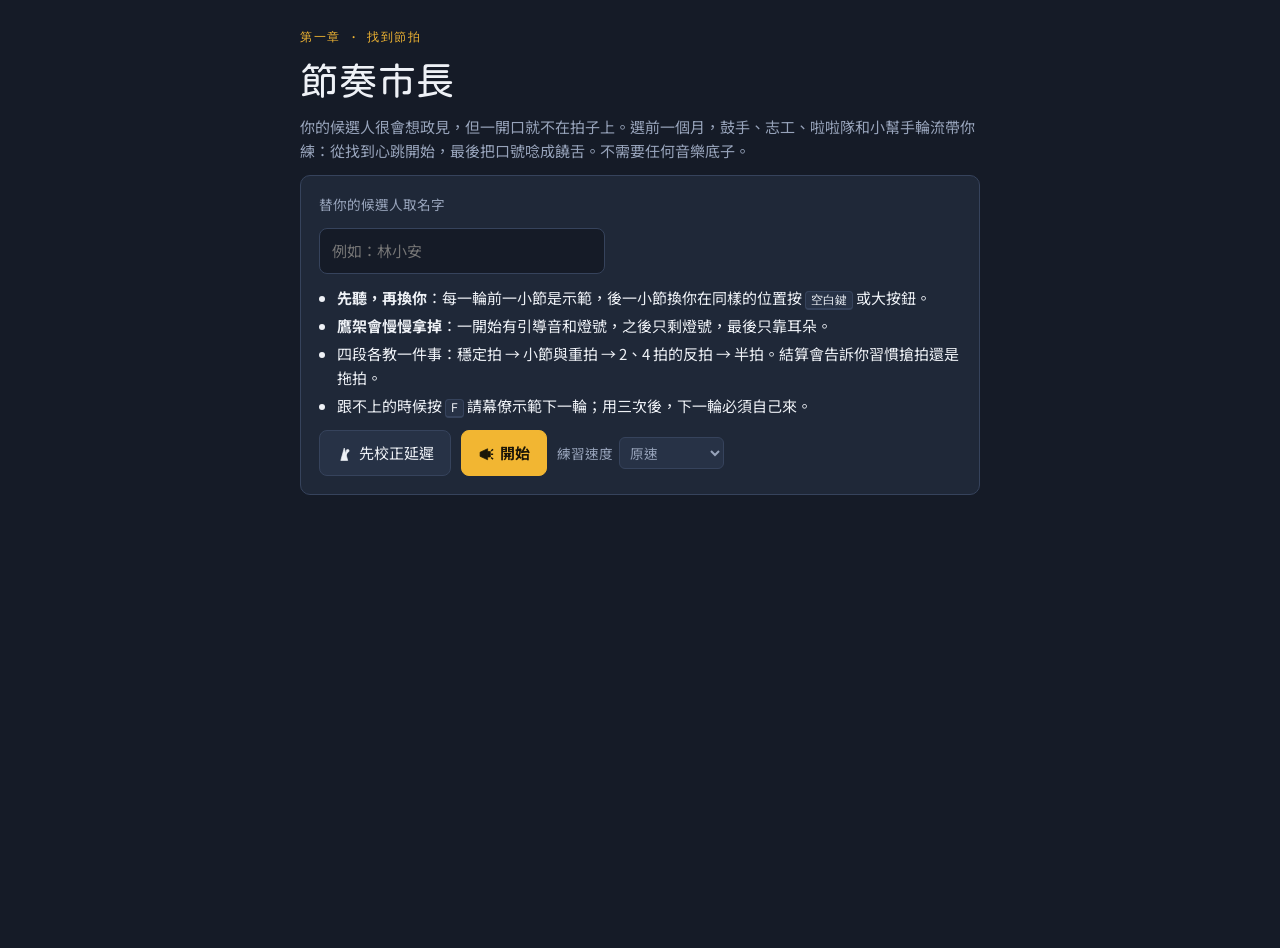
<file: index.html>
<!doctype html>
<html lang="zh-Hant">
<meta charset="utf-8">
<meta name="viewport" content="width=device-width, initial-scale=1">
<title>節奏市長</title>
<meta name="claude:viewport-fit-sides" content="cover">
<link rel="stylesheet" href="https://fonts.googleapis.com/css2?family=Huninn&family=Noto+Sans+TC:wght@400;700&family=JetBrains+Mono:wght@500;700&display=swap">
<link rel="stylesheet" href="style.css">

<div class="wrap">

  <!-- Title -->
  <section id="scr-title" class="stack">
    <div class="stack">
      <span class="eyebrow">第一章 · 找到節拍</span>
      <h1>節奏市長</h1>
      <p class="muted">你的候選人很會想政見，但一開口就不在拍子上。選前一個月，鼓手、志工、啦啦隊和小幫手輪流帶你練：從找到心跳開始，最後把口號唸成饒舌。不需要任何音樂底子。</p>
    </div>
    <div class="panel stack">
      <label for="name">替你的候選人取名字</label>
      <input id="name" type="text" maxlength="8" placeholder="例如：林小安" autocomplete="off">
      <ul class="how">
        <li><b>先聽，再換你</b>：每一輪前一小節是示範，後一小節換你在同樣的位置按 <kbd>空白鍵</kbd> 或大按鈕。</li>
        <li><b>鷹架會慢慢拿掉</b>：一開始有引導音和燈號，之後只剩燈號，最後只靠耳朵。</li>
        <li>四段各教一件事：穩定拍 → 小節與重拍 → 2、4 拍的反拍 → 半拍。結算會告訴你習慣搶拍還是拖拍。</li>
        <li>跟不上的時候按 <kbd>F</kbd> 請幕僚示範下一輪；用三次後，下一輪必須自己來。</li>
      </ul>
      <div class="row">
        <button id="btn-calib" data-icon="calib">先校正延遲</button>
        <button id="btn-start" class="primary" data-icon="start">開始</button>
        <label class="speed">練習速度
          <select id="speed"><option value="0.7">慢（70%）</option><option value="0.85">中（85%）</option><option value="1">原速</option></select>
        </label>
        <span id="calib-note" class="muted mono"></span>
      </div>
    </div>
  </section>

  <!-- Calibration -->
  <section id="scr-calib" class="panel stack" hidden>
    <h2>延遲校正</h2>
    <p class="muted">聽到第三拍之後，跟著每一拍按空白鍵或下方按鈕，共 10 拍。</p>
    <div id="calib-count" class="fb mono">準備</div>
    <button id="calib-tap" class="press">跟拍</button>
  </section>

  <!-- Play -->
  <section id="scr-play" class="stack" hidden>
    <div class="row toolbar">
      <button id="btn-pause" class="small" data-icon="pause">暫停 <kbd>Esc</kbd></button>
      <button id="btn-restart" class="small" data-icon="restart">重玩 <kbd>R</kbd></button>
      <button id="btn-home2" class="small" data-icon="home">回標題</button>
    </div>
    <div id="pause" class="panel stack pause" hidden>
      <h2>暫停中</h2>
      <p class="muted">節拍已凍結，繼續後從原本的位置接下去。</p>
      <div class="row">
        <button id="btn-resume" class="primary" data-icon="play">繼續（Esc）</button>
        <button id="btn-restart2" data-icon="restart">從頭重玩（R）</button>
        <button id="btn-quit" data-icon="home">回標題</button>
      </div>
    </div>
    <div class="hud panel">
      <div class="meter"><div class="lbl"><span>民調好感度</span><span id="fav-n" class="mono">50</span></div><div class="bar"><i id="fav-bar"></i></div></div>
      <div class="meter"><div class="lbl"><span>誰在答詢</span><span id="aide-n" class="mono">0</span></div><div id="aide-wrap" class="bar aide"><i id="aide-bar" style="width:0"></i></div></div>
    </div>
    <div id="banner" class="banner" hidden></div>
    <div id="comic" class="comic">
      <div id="stage" class="stage" aria-hidden="true"></div>
      <img id="scene-img" class="scene-img" alt="" hidden>
      <div id="slam" class="slam" aria-hidden="true"></div>
      <div id="caption" class="caption">第一章</div>
      <span id="tag" class="tag">第 0 / 16 題</span>
      <div class="scene">
        <div id="portrait" class="portrait" aria-hidden="true"></div>
        <div class="bubble"><span id="who" class="who-lbl"></span><p id="ask" class="ask">準備……</p></div>
      </div>
      <div id="burst" class="burst" aria-hidden="true"></div>
      <div id="double" class="double" aria-hidden="true"><b>按兩下！</b><span class="taps"><i></i><i></i></span></div>
      <p id="reply" class="reply"></p>
    </div>
    <div id="track" class="track" aria-hidden="true"></div>
    <div id="fb" class="fb"></div>
    <div class="controls">
      <button id="btn-press" class="press"><span id="fig-cand" class="fig-wrap"></span><span class="lbl">回應<small>空白鍵</small></span></button>
      <button id="btn-aide" class="aidebtn"><span id="fig-aide" class="fig-wrap"></span><span class="lbl">幕僚接話<small>F</small></span></button>
    </div>
  </section>

  <!-- Result -->
  <section id="scr-result" class="stack" hidden>
    <div class="panel row" style="gap:20px">
      <div id="grade" class="grade">A</div>
      <div class="stack" style="gap:4px;min-width:0">
        <span class="eyebrow">第一章結算 · 節奏體檢</span>
        <h2 id="res-title">好感度 0</h2>
      </div>
    </div>
    <div class="heads">
      <div class="panel head pro"><span class="who">支持者觀點</span><p id="h-pro"></p></div>
      <div class="panel head con"><span class="who">批評者觀點</span><p id="h-con"></p></div>
    </div>
    <div class="panel stack diag"><span class="eyebrow">每一段的落點（每個點是你按的一下）</span><div id="diag"></div></div>
    <div class="panel"><table class="stats"><tbody id="stats"></tbody></table></div>
    <div class="row"><button id="btn-again" class="primary" data-icon="restart">再玩一次</button><button id="btn-home" data-icon="home">回標題</button></div>
  </section>
</div>

<script type="module" src="js/main.js"></script>
</file>
<file: style.css>
[hidden]{display:none!important}
/* Layout: one narrow column like a council-hall night board — HUD on top, the citizen card, the 8-cell beat track, one big press button. */
:root{
  --ink:#151b27; --panel:#1f2838; --panel-2:#273246; --line:#36435c;
  --text:#eef1f6; --muted:#97a3ba;
  --signal:#f2b632; --alert:#e8604c; --ok:#5cc28f; --aide:#7fa6e8;
  --f-display:"Huninn","Noto Sans TC","PingFang TC","Microsoft JhengHei",sans-serif;
  --f-body:"Noto Sans TC","PingFang TC","Microsoft JhengHei",sans-serif;
  --f-mono:"JetBrains Mono",ui-monospace,Menlo,monospace;
  color-scheme:dark;
}
html,body{height:100%}
body{background:var(--ink);color:var(--text);font-family:var(--f-body);font-size:15px;line-height:1.6;
  padding-left:max(16px,env(safe-area-inset-left,0px));padding-right:max(16px,env(safe-area-inset-right,0px));padding-block:20px;
  -webkit-user-select:none;user-select:none;touch-action:manipulation}
.wrap{max-width:680px;margin:0 auto;display:flex;flex-direction:column;gap:18px}
h1,h2{font-family:var(--f-display);font-weight:400;margin:0;text-wrap:balance;letter-spacing:.02em}
h1{font-size:2.4rem;line-height:1.15}
h2{font-size:1.4rem}
p{margin:0}
.eyebrow{font-size:.75rem;letter-spacing:.14em;color:var(--signal);text-transform:uppercase;font-family:var(--f-mono)}
.muted{color:var(--muted)}
.panel{background:var(--panel);border:1px solid var(--line);border-radius:10px;padding:18px}
.stack{display:flex;flex-direction:column;gap:12px}
.row{display:flex;gap:10px;flex-wrap:wrap;align-items:center}
button{font:inherit;color:inherit;cursor:pointer;border-radius:8px;border:1px solid var(--line);background:var(--panel-2);padding:10px 16px}
button:focus-visible,input:focus-visible{outline:2px solid var(--signal);outline-offset:2px}
button.primary{background:var(--signal);color:#1b1608;border-color:var(--signal);font-weight:700}
input[type=text]{font:inherit;color:var(--text);background:var(--ink);border:1px solid var(--line);border-radius:8px;padding:10px 12px;width:100%;max-width:260px}
label{font-size:.85rem;color:var(--muted)}
kbd{font-family:var(--f-mono);font-size:.8em;border:1px solid var(--line);border-bottom-width:2px;border-radius:4px;padding:0 5px;background:var(--panel-2)}
ul.how{margin:0;padding-left:1.2em;display:flex;flex-direction:column;gap:4px}
.mono{font-family:var(--f-mono);font-variant-numeric:tabular-nums}

/* HUD */
.hud{display:grid;grid-template-columns:1fr 1fr;gap:12px}
.meter{display:flex;flex-direction:column;gap:4px;min-width:0}
.meter .lbl{display:flex;justify-content:space-between;font-size:.8rem;color:var(--muted)}
.bar{height:8px;border-radius:4px;background:var(--panel-2);overflow:hidden}
.bar i{display:block;height:100%;width:50%;background:var(--signal);transition:width .2s}
.bar.aide i{background:var(--aide)}
.bar.full i{background:var(--alert)}

/* Citizen card */
.card{min-height:132px;display:flex;flex-direction:column;gap:10px}
.tag{align-self:flex-start;font-size:.72rem;letter-spacing:.1em;font-family:var(--f-mono);padding:2px 8px;border-radius:4px;background:var(--panel-2);color:var(--muted)}
.tag.s{background:var(--alert);color:#fff}
.tag.a{background:var(--aide);color:#0e1a2e}
.ask{font-size:1.15rem;font-family:var(--f-display)}
.reply{font-size:.95rem;color:var(--muted);min-height:1.6em}
.reply.good{color:var(--ok)}.reply.bad{color:var(--alert)}.reply.aide{color:var(--aide)}

/* Beat track */
.track{display:grid;grid-template-columns:repeat(6,1fr) 1.6fr .7fr;gap:6px;align-items:center}
.cell{height:44px;border-radius:6px;background:var(--panel-2);border:1px solid var(--line);display:grid;place-items:center;
  font-family:var(--f-mono);font-size:.8rem;color:var(--muted);transition:background .06s,transform .06s}
.cell.on{background:var(--signal);color:#1b1608;border-color:var(--signal)}
.cell.hid{opacity:.35}
.cell.alarm.on{background:var(--alert);border-color:var(--alert);color:#fff}
.cell.target{height:60px;border:2px dashed var(--signal);color:var(--signal);font-size:.9rem}
.cell.target.now{transform:scale(1.06)}
.cell.target.r-perfect{background:var(--ok);border-style:solid;border-color:var(--ok);color:#0b2116}
.cell.target.r-good{background:color-mix(in srgb,var(--ok) 55%,var(--panel-2));border-style:solid;color:#0b2116}
.cell.target.r-miss{background:var(--alert);border-style:solid;border-color:var(--alert);color:#fff}
.cell.target.r-assist{background:var(--aide);border-style:solid;border-color:var(--aide);color:#0e1a2e}
.cell.rest{opacity:.25}
.fb{text-align:center;font-family:var(--f-mono);min-height:1.6em;font-size:.95rem}

.controls{display:grid;grid-template-columns:3fr 1.2fr;gap:10px}
.press{height:96px;font-family:var(--f-display);font-size:1.4rem;background:var(--signal);color:#1b1608;border-color:var(--signal)}
.press.hit{filter:brightness(1.25)}
.aidebtn{height:96px;font-size:.95rem;line-height:1.3}
.aidebtn[disabled]{opacity:.4;cursor:not-allowed}
.banner{background:color-mix(in srgb,var(--alert) 22%,var(--panel));border:1px solid var(--alert);border-radius:8px;padding:10px 14px;font-size:.92rem}

/* Result */
.grade{font-family:var(--f-display);font-size:4rem;line-height:1;color:var(--signal)}
.stats{width:100%;border-collapse:collapse;font-variant-numeric:tabular-nums}
.stats td{padding:6px 0;border-bottom:1px solid var(--line)}
.stats td:last-child{text-align:right;font-family:var(--f-mono)}
.heads{display:grid;grid-template-columns:1fr 1fr;gap:12px}
.head{min-width:0}
.head .who{font-size:.75rem;letter-spacing:.12em;font-family:var(--f-mono);color:var(--muted)}
.head p{font-family:var(--f-display);font-size:1.05rem;margin-top:6px}
.head.pro{border-top:3px solid var(--ok)}.head.con{border-top:3px solid var(--alert)}
@media (max-width:520px){.hud,.heads{grid-template-columns:1fr} h1{font-size:2rem} .controls{grid-template-columns:2fr 1fr}}
@media (prefers-reduced-motion:reduce){*{transition:none!important}}

/* Pause / restart */
.toolbar{justify-content:flex-end;gap:8px}
button.small{padding:6px 12px;font-size:.85rem}
.pause{border-color:var(--signal)}
#scr-play.paused .hud,#scr-play.paused .comic,#scr-play.paused .track,#scr-play.paused .controls{opacity:.35;pointer-events:none}

/* Comic panel — 美式漫畫格：粗黑框、網點底、對話泡泡、狀聲詞 */
.comic{position:relative;overflow:hidden;min-height:250px;display:flex;flex-direction:column;gap:10px;padding:14px 16px 16px;
  border:4px solid #05070b;border-radius:4px;box-shadow:6px 6px 0 #05070b;
  --tone:var(--signal);
  background:
    radial-gradient(circle at 1px 1px,color-mix(in srgb,var(--tone) 38%,transparent) 1.4px,transparent 1.6px) 0 0/9px 9px,
    radial-gradient(ellipse at 20% 110%,color-mix(in srgb,var(--tone) 45%,var(--panel)) 0,var(--panel) 70%);
  transition:transform .08s}
.comic.t-S{--tone:var(--alert)}.comic.t-D{--tone:var(--ok)}.comic.t-A{--tone:var(--aide)}
.comic.pulse{transform:scale(1.012)}
.comic.shake{animation:shake .25s}
@keyframes shake{25%{transform:translateX(-5px) rotate(-.4deg)}75%{transform:translateX(5px) rotate(.4deg)}}
.scene-img{position:absolute;inset:0;width:100%;height:100%;object-fit:cover;opacity:.55;z-index:0}
.comic>*:not(.scene-img):not(.burst):not(.stage):not(.slam):not(.double){position:relative;z-index:1}
.burst{z-index:2}
.caption{align-self:flex-start;background:#f5e7b8;color:#1b1608;font-family:var(--f-display);font-size:.85rem;padding:2px 10px;border:2px solid #05070b;box-shadow:2px 2px 0 #05070b;transform:rotate(-1deg)}
.scene{display:flex;gap:12px;align-items:flex-end}
.portrait{flex:0 0 112px;height:128px}
.portrait svg{width:100%;height:100%;display:block;filter:drop-shadow(3px 3px 0 #05070b)}
.bubble{position:relative;flex:1;min-width:0;background:#fffdf5;color:#141414;border:3px solid #05070b;border-radius:18px;padding:10px 14px;margin-bottom:34px}
.bubble::before{content:"";position:absolute;left:-17px;bottom:14px;border:9px solid transparent;border-right:14px solid #05070b}
.bubble::after{content:"";position:absolute;left:-10px;bottom:16px;border:7px solid transparent;border-right:10px solid #fffdf5}
.t-S .bubble{border-radius:4px;transform:rotate(-.6deg)}
.who-lbl{font-family:var(--f-mono);font-size:.7rem;letter-spacing:.08em;color:#6a5a2a}
.comic .ask{color:#141414}
.comic .reply{background:rgba(5,7,11,.72);border-radius:6px;padding:4px 10px;min-height:2em}
.burst{position:absolute;right:14px;top:44px;font-family:var(--f-display);font-size:2.6rem;line-height:1;color:var(--signal);
  -webkit-text-stroke:2px #05070b;text-shadow:4px 4px 0 #05070b;transform:rotate(-8deg) scale(0);opacity:0;pointer-events:none}
.burst.go{animation:pow .55s ease-out}
.burst.perfect{color:var(--signal)}.burst.good{color:var(--ok)}.burst.miss{color:var(--alert)}
@keyframes pow{0%{transform:rotate(-8deg) scale(.3);opacity:1}25%{transform:rotate(-8deg) scale(1.15);opacity:1}100%{transform:rotate(-8deg) scale(1);opacity:0}}
.cell.half{background:linear-gradient(90deg,var(--panel-2) 50%,color-mix(in srgb,var(--ok) 40%,var(--panel-2)) 50%)}
.cell.half.on{background:linear-gradient(90deg,var(--signal) 50%,var(--ok) 50%)}
@media (max-width:520px){.portrait{flex-basis:84px;height:100px}.burst{font-size:2rem}}
@media (prefers-reduced-motion:reduce){.comic.shake,.burst.go{animation:none}.burst.go{opacity:1;transform:rotate(-8deg) scale(1)}}

/* 連珠炮大提示：「按兩下！」＋兩顆依序敲下的按鍵 */
.double{position:absolute;left:50%;top:50%;z-index:3;display:flex;flex-direction:column;align-items:center;gap:6px;pointer-events:none;
  transform:translate(-50%,-50%) scale(0);opacity:0}
.double b{font-family:var(--f-display);font-weight:400;font-size:3rem;line-height:1;color:var(--ok);white-space:nowrap;
  -webkit-text-stroke:2px #05070b;text-shadow:5px 5px 0 #05070b;transform:rotate(-6deg)}
.double .taps{display:flex;gap:14px}
.double .taps i{width:34px;height:34px;border-radius:50%;background:var(--ok);border:3px solid #05070b;box-shadow:3px 3px 0 #05070b}
.double.show{animation:dbl-in 1.6s ease-out forwards}
.double.show .taps i{animation:tap .4s ease-in-out 3}
.double.show .taps i:nth-child(2){animation-delay:.2s}
.double.urgent{animation-duration:.9s}
.double.urgent b{color:var(--signal)}
@keyframes dbl-in{0%{transform:translate(-50%,-50%) scale(.2);opacity:0}15%{transform:translate(-50%,-50%) scale(1.15);opacity:1}
  25%{transform:translate(-50%,-50%) scale(1)}80%{opacity:1}100%{transform:translate(-50%,-50%) scale(1);opacity:0}}
@keyframes tap{50%{transform:translateY(8px) scale(.85);box-shadow:0 0 0 #05070b}}
.comic.t-D{outline:3px dashed var(--ok);outline-offset:-10px}
.cell.target.dbl{background:repeating-linear-gradient(90deg,transparent 0 46%,color-mix(in srgb,var(--ok) 35%,transparent) 46% 54%,transparent 54%);border-color:var(--ok);color:var(--ok);font-size:1rem}
.cell.target.dbl.now{animation:tap .3s 2}
@media (max-width:520px){.double b{font-size:2.2rem}}
@media (prefers-reduced-motion:reduce){.double.show{animation:none;opacity:1;transform:translate(-50%,-50%)}.double.show .taps i{animation:none}}

/* ---- 按鈕美術 ---- */
button .ico{width:1.1em;height:1.1em;vertical-align:-.18em;margin-right:.4em}
.press,.aidebtn{display:flex;align-items:flex-end;justify-content:center;gap:10px;overflow:hidden;position:relative;padding:0 12px;
  border:3px solid #05070b;box-shadow:4px 4px 0 #05070b;border-radius:6px}
.press{background:
  radial-gradient(circle at 1px 1px,rgba(5,7,11,.18) 1.3px,transparent 1.5px) 0 0/8px 8px,var(--signal)}
.aidebtn{background:radial-gradient(circle at 1px 1px,rgba(127,166,232,.25) 1.3px,transparent 1.5px) 0 0/8px 8px,var(--panel-2)}
.press:active,.press.hit{transform:translate(2px,2px);box-shadow:2px 2px 0 #05070b}
.fig-wrap{width:84px;height:92px;flex:none;align-self:flex-end}
.fig{width:100%;height:100%;display:block}
.press .lbl,.aidebtn .lbl{display:flex;flex-direction:column;align-self:center;line-height:1.15;text-align:left}
.press .lbl small,.aidebtn .lbl small{font-family:var(--f-mono);font-size:.7rem;opacity:.65}
.press .lbl{font-family:var(--f-display);font-size:1.5rem}
.aidebtn .lbl{font-size:.95rem}
.fig .arm{transform-origin:70px 74px;transition:transform .08s}
.press.hit .fig .arm{transform:rotate(-14deg) translateY(-6px)}
.press.hit .fig.cand{animation:hop .18s}
.fig.aide .clip{transform-origin:67px 98px}
.aidebtn.act .fig.aide{animation:aidego .7s ease-out}
.aidebtn.act .fig.aide .clip{animation:flip .7s ease-out}
.aidebtn[disabled] .fig.aide{filter:grayscale(1) brightness(.7)}
.aidebtn[disabled] .lbl::after{content:"（不能用）";font-size:.7rem;color:var(--muted)}
@keyframes hop{50%{transform:translateY(-6px)}}
@keyframes aidego{0%{transform:translateX(30px);opacity:.3}40%{transform:translateX(-4px);opacity:1}100%{transform:none}}
@keyframes flip{30%{transform:rotate(-25deg)}60%{transform:rotate(8deg)}}
@media (max-width:520px){.fig-wrap{width:60px;height:72px}.press .lbl{font-size:1.15rem}.aidebtn .fig-wrap{display:none}}

/* ---- 段落舞台：漫畫格最底層的背景動畫 ---- */
.stage{position:absolute;inset:0;z-index:0;opacity:.55;pointer-events:none}
.stage svg{width:100%;height:100%;display:block}
.stage *{transform-box:fill-box}
/* 0 社區走讀 */
.stage .win{opacity:.15;animation:win calc(var(--beat,.6s)*8) steps(1) infinite;animation-delay:calc(var(--dl)*1s)}
@keyframes win{0%{opacity:.15}35%{opacity:.95}70%{opacity:.15}}
.stage .glow{animation:flick calc(var(--beat,.6s)*4) infinite}
@keyframes flick{0%,100%{opacity:.25}48%{opacity:.25}50%{opacity:.05}53%{opacity:.3}}
.stage .scoot{animation:ride var(--d) linear infinite;animation-delay:var(--dl)}
@keyframes ride{from{transform:translateX(-60px)}to{transform:translateX(660px)}}
/* 1 菜市場 */
.stage .bulb{transform-box:view-box;transition:transform calc(var(--beat,.6s)*.9) ease-in-out;transform:rotate(10deg)}
.stage.odd .bulb{transform:rotate(-10deg)}
.stage .steam{opacity:0;animation:steam 1.8s ease-out infinite;animation-delay:calc(var(--dl)*1s)}
@keyframes steam{0%{opacity:0;transform:translateY(10px)}30%{opacity:.8}100%{opacity:0;transform:translateY(-30px)}}
/* 2 電視辯論 */
.stage .beam{transform-box:view-box;animation:sweepL calc(var(--beat,.6s)*8) ease-in-out infinite alternate}
.stage .beam.l{transform-origin:60px 0}.stage .beam.r{transform-origin:540px 0;animation-name:sweepR}
@keyframes sweepL{from{transform:rotate(-14deg)}to{transform:rotate(30deg)}}
@keyframes sweepR{from{transform:rotate(14deg)}to{transform:rotate(-30deg)}}
.stage .onair,.stage .rec{animation:blink calc(var(--beat,.6s)*2) steps(1) infinite}
@keyframes blink{50%{opacity:.35}}
/* 3 選前之夜 */
.stage .fw{transform-box:view-box;opacity:0;animation:fw calc(var(--beat,.6s)*4) ease-out infinite;animation-delay:calc(var(--dl)*1s)}
@keyframes fw{0%{opacity:1;transform:scale(.1)}60%{opacity:1;transform:scale(1)}100%{opacity:0;transform:scale(1.15)}}
.stage.beat .fan:not(.odd){animation:hop calc(var(--beat,.6s)*.5)}
.stage.beat.odd .fan.odd{animation:hop calc(var(--beat,.6s)*.5)}
.stage .stick{transform-box:view-box;transition:transform calc(var(--beat,.6s)*.8);transform:rotate(-18deg)}
.stage.odd .stick{transform:rotate(18deg)}
/* 有插圖時壓低舞台 */
.comic:has(.scene-img:not([hidden])) .stage{opacity:.2}

/* 段落轉場：大字甩進來 */
.slam{position:absolute;inset:0;z-index:4;display:flex;flex-direction:column;align-items:center;justify-content:center;pointer-events:none;
  font-family:var(--f-display);font-size:2.2rem;color:#fffdf5;-webkit-text-stroke:2px #05070b;text-shadow:5px 5px 0 #05070b;text-align:center;
  background:repeating-conic-gradient(from 0deg at 50% 55%,color-mix(in srgb,var(--tone) 70%,transparent) 0 8deg,transparent 8deg 16deg);
  opacity:0;visibility:hidden}
.slam small{font-family:var(--f-mono);font-size:.9rem;-webkit-text-stroke:0;text-shadow:none;background:#05070b;color:var(--signal);padding:2px 10px;margin-bottom:6px}
.slam.go{visibility:visible;animation:slam 1.1s ease-out forwards}
/* 段落第一題就是連珠炮時，「按兩下！」等轉場大字退場後才出現 */
.double.show.late{animation-delay:1s}
@keyframes slam{0%{opacity:0;transform:scale(2.2) rotate(-8deg)}14%{opacity:1;transform:scale(.95) rotate(-3deg)}22%{transform:scale(1) rotate(-3deg)}65%{opacity:1}100%{opacity:0;transform:scale(1) rotate(-3deg)}}
@media (max-width:520px){.slam{font-size:1.5rem}}
@media (prefers-reduced-motion:reduce){.stage *{animation:none!important;transition:none!important}.slam.go{animation-duration:1.1s;animation-name:fadeonly}
  @keyframes fadeonly{0%,80%{opacity:1}100%{opacity:0}}}

/* 教學版：兩小節八格，中間空開；「跟」＝半拍；示範格、只靠耳朵格 */
.track.lesson{grid-template-columns:repeat(8,1fr)}
.track.lesson .cell.target{height:52px}
.cell.bar2{margin-left:10px}
.cell.demo{border-color:var(--signal);color:var(--signal)}
.cell.demo.on{background:var(--signal);color:#1b1608}
.cell.target.blind{border-color:var(--muted);color:var(--muted)}
.track.lesson .cell.rest{opacity:.4}
.track.lesson .cell.rest.on{background:color-mix(in srgb,var(--signal) 25%,var(--panel-2));color:var(--text,#fff)}
.cell.h5{font-size:.72rem}
.tag.you{background:var(--signal);color:#1b1608}
.comic.you{animation:you .35s ease-out}
@keyframes you{0%{box-shadow:0 0 0 0 var(--signal)}100%{box-shadow:0 0 0 10px transparent}}
.banner.tip{background:color-mix(in srgb,var(--signal) 16%,var(--panel));border-color:var(--signal)}
.speed{display:flex;align-items:center;gap:6px;font-size:.85rem;color:var(--muted)}
.speed select{font:inherit;background:var(--panel-2);color:inherit;border:1px solid var(--line);border-radius:6px;padding:4px 6px}
.diag .drow{display:grid;gap:4px;margin-bottom:8px}
.diag .dname{display:flex;justify-content:space-between;gap:8px;font-size:.9rem}
.diag .dname span{color:var(--muted);font-size:.8rem}
.strip{width:100%;height:16px;background:var(--panel-2);border-radius:4px}
.strip line{stroke:var(--signal);stroke-width:1.5;vector-effect:non-scaling-stroke}
.strip circle{fill:var(--ok);opacity:.75}
.diag .axis{display:flex;justify-content:space-between;font-size:.7rem;color:var(--muted)}
.diag .tips{margin:6px 0 0;padding-left:1.2em;display:grid;gap:6px;font-size:.92rem}
</file>
